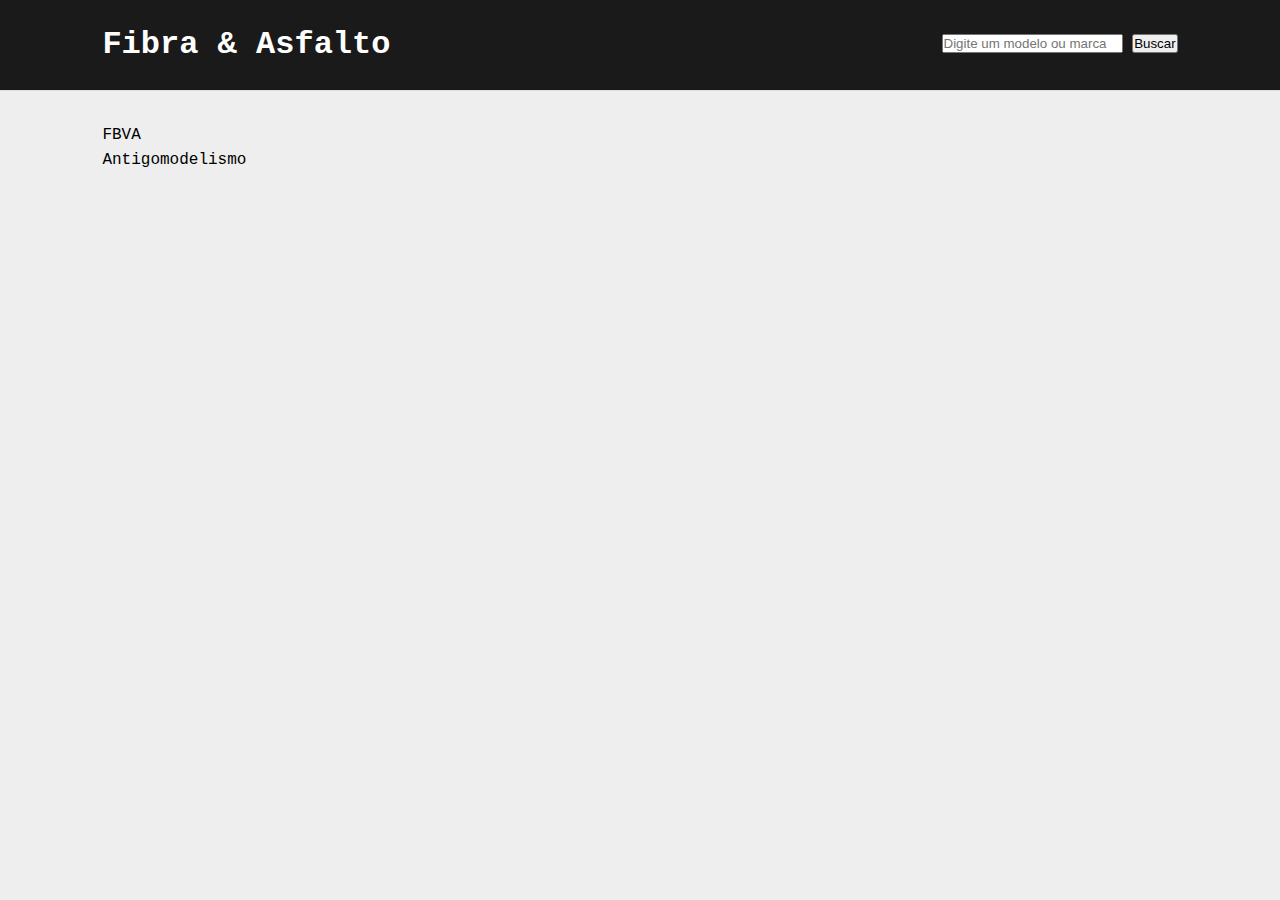
<file: index.html>
<!DOCTYPE html>
<html lang="pt-br">
<head>
    <meta charset="UTF-8">
    <meta name="viewport" content="width=device-width, initial-scale=1.0">
    <link rel="stylesheet" href="style.css">
    <title>Fibra & Asfalto</title>
</head>
<body>
    <header>
        <h1>Fibra & Asfalto</h1>
        <div>
            <input type="text" id="input-busca" placeholder="Digite um modelo ou marca">
            <button id="botao-busca" onclick="buscar()">Buscar</button>
        </div>
    </header>

    <main>
        <section class="card-conteiner">
            <!-- <article class="card">
                <h2>Chevrolet Opala</h2>
                <p>O grande ícone da Stock Car Brasil por décadas, notável pela robustez e o lendário motor 6 cilindros 4.1.</p>
                <p>1968</p>
                <a href="https://pt.wikipedia.org/wiki/Chevrolet_Opala" target="_blank">Saiba mais</a>
            </article> -->

            <!-- <article class="card">
                <h2>Willys Interlagos</h2>
                <p>Foi o primeiro carro esportivo fabricado no Brasil, uma versão licenciada do Alpine A108, feito especificamente para competições.</p>
                <p>1962</p>
                <a href="https://pt.wikipedia.org/wiki/Willys_Interlagos" target="_blank">Saiba mais</a>
            </article>     -->
        </section>
    </main>

    <footer class="footer">
        <ul class="footer-links">
            <li>
                <a href="https://www.fbva.com.br/">FBVA</a>
            </li>
            <li>
                <a href="https://www.antigomodelismo.com.br/">Antigomodelismo</a>
            </li>
        </ul>
    </footer>
    <script src="script.js"></script>
</body>
</html>
</file>
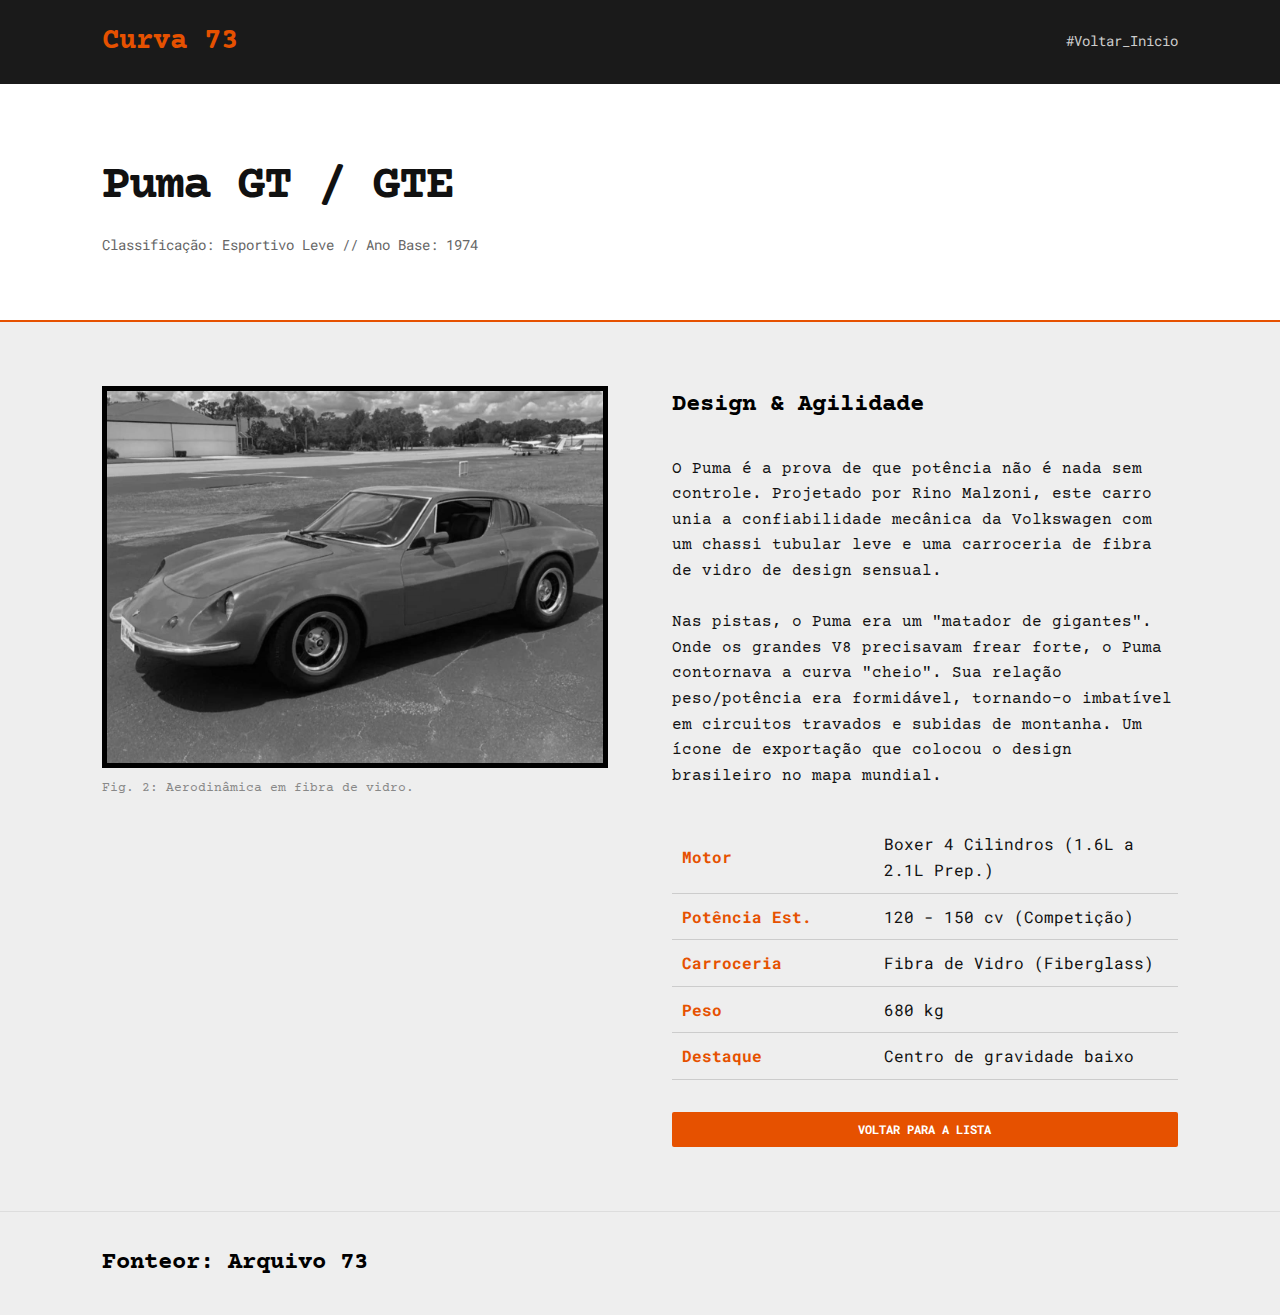
<file: detalhes-puma.html>
<!DOCTYPE html>
<html lang="pt-br">
<head>
    <meta charset="UTF-8">
    <meta name="viewport" content="width=device-width, initial-scale=1.0">
    <title>Detalhes: Puma GT | Curva 73</title>
    <link href="https://fonts.googleapis.com/css2?family=Courier+Prime:wght@400;700&family=Roboto+Mono:wght@300;400;700&display=swap" rel="stylesheet">
    <link rel="stylesheet" href="style.css">
    
    <style>
        .detail-header { padding: 4rem var(--spacing-container); background: #fff; border-bottom: 2px solid var(--color-accent); }
        .detail-title { font-size: 3rem; margin-bottom: 0.5rem; letter-spacing: -2px; }
        .detail-meta { font-family: var(--font-sans); color: #666; font-size: 0.9rem; }
        .detail-content { display: flex; flex-wrap: wrap; gap: 4rem; padding: 4rem var(--spacing-container); }
        .detail-img { flex: 1; min-width: 300px; }
        .detail-img img { border: 5px solid #000; filter: grayscale(100%); transition: filter 0.5s; }
        .detail-img img:hover { filter: grayscale(0%); }
        .detail-info { flex: 1; min-width: 300px; }
        .specs-table { width: 100%; border-collapse: collapse; margin: 2rem 0; font-family: var(--font-sans); }
        .specs-table td { padding: 10px; border-bottom: 1px solid #ccc; }
        .specs-table td:first-child { font-weight: bold; width: 40%; color: var(--color-accent); }
    </style>
</head>
<body>

    <header>
        <div class="logo">Curva <span class="orange-text">73</span></div>
        <nav><ul><li><a href="index.html">#Voltar_Inicio</a></li></ul></nav>
    </header>

    <section class="detail-header">
        <h1 class="detail-title">Puma GT / GTE</h1>
        <p class="detail-meta">Classificação: Esportivo Leve // Ano Base: 1974</p>
    </section>

    <section class="detail-content">
        <div class="detail-img">
            <img src="img/pumta-gt-ima.jpg" alt="Puma GT">
            <p style="margin-top:10px; font-size:0.8rem; color:#888;">Fig. 2: Aerodinâmica em fibra de vidro.</p>
        </div>

        <div class="detail-info">
            <h2 class="section-title">Design & Agilidade</h2>
            <p>O Puma é a prova de que potência não é nada sem controle. Projetado por Rino Malzoni, este carro unia a confiabilidade mecânica da Volkswagen com um chassi tubular leve e uma carroceria de fibra de vidro de design sensual.</p>
            <br>
            <p>Nas pistas, o Puma era um "matador de gigantes". Onde os grandes V8 precisavam frear forte, o Puma contornava a curva "cheio". Sua relação peso/potência era formidável, tornando-o imbatível em circuitos travados e subidas de montanha. Um ícone de exportação que colocou o design brasileiro no mapa mundial.</p>

            <table class="specs-table">
                <tr><td>Motor</td><td>Boxer 4 Cilindros (1.6L a 2.1L Prep.)</td></tr>
                <tr><td>Potência Est.</td><td>120 - 150 cv (Competição)</td></tr>
                <tr><td>Carroceria</td><td>Fibra de Vidro (Fiberglass)</td></tr>
                <tr><td>Peso</td><td>680 kg</td></tr>
                <tr><td>Destaque</td><td>Centro de gravidade baixo</td></tr>
            </table>

            <a href="index.html" class="btn">Voltar para a Lista</a>
        </div>
    </section>

    <footer><h2 class="footer-title">Fonteor: Arquivo 73</h2></footer>
</body>
</html>
</file>
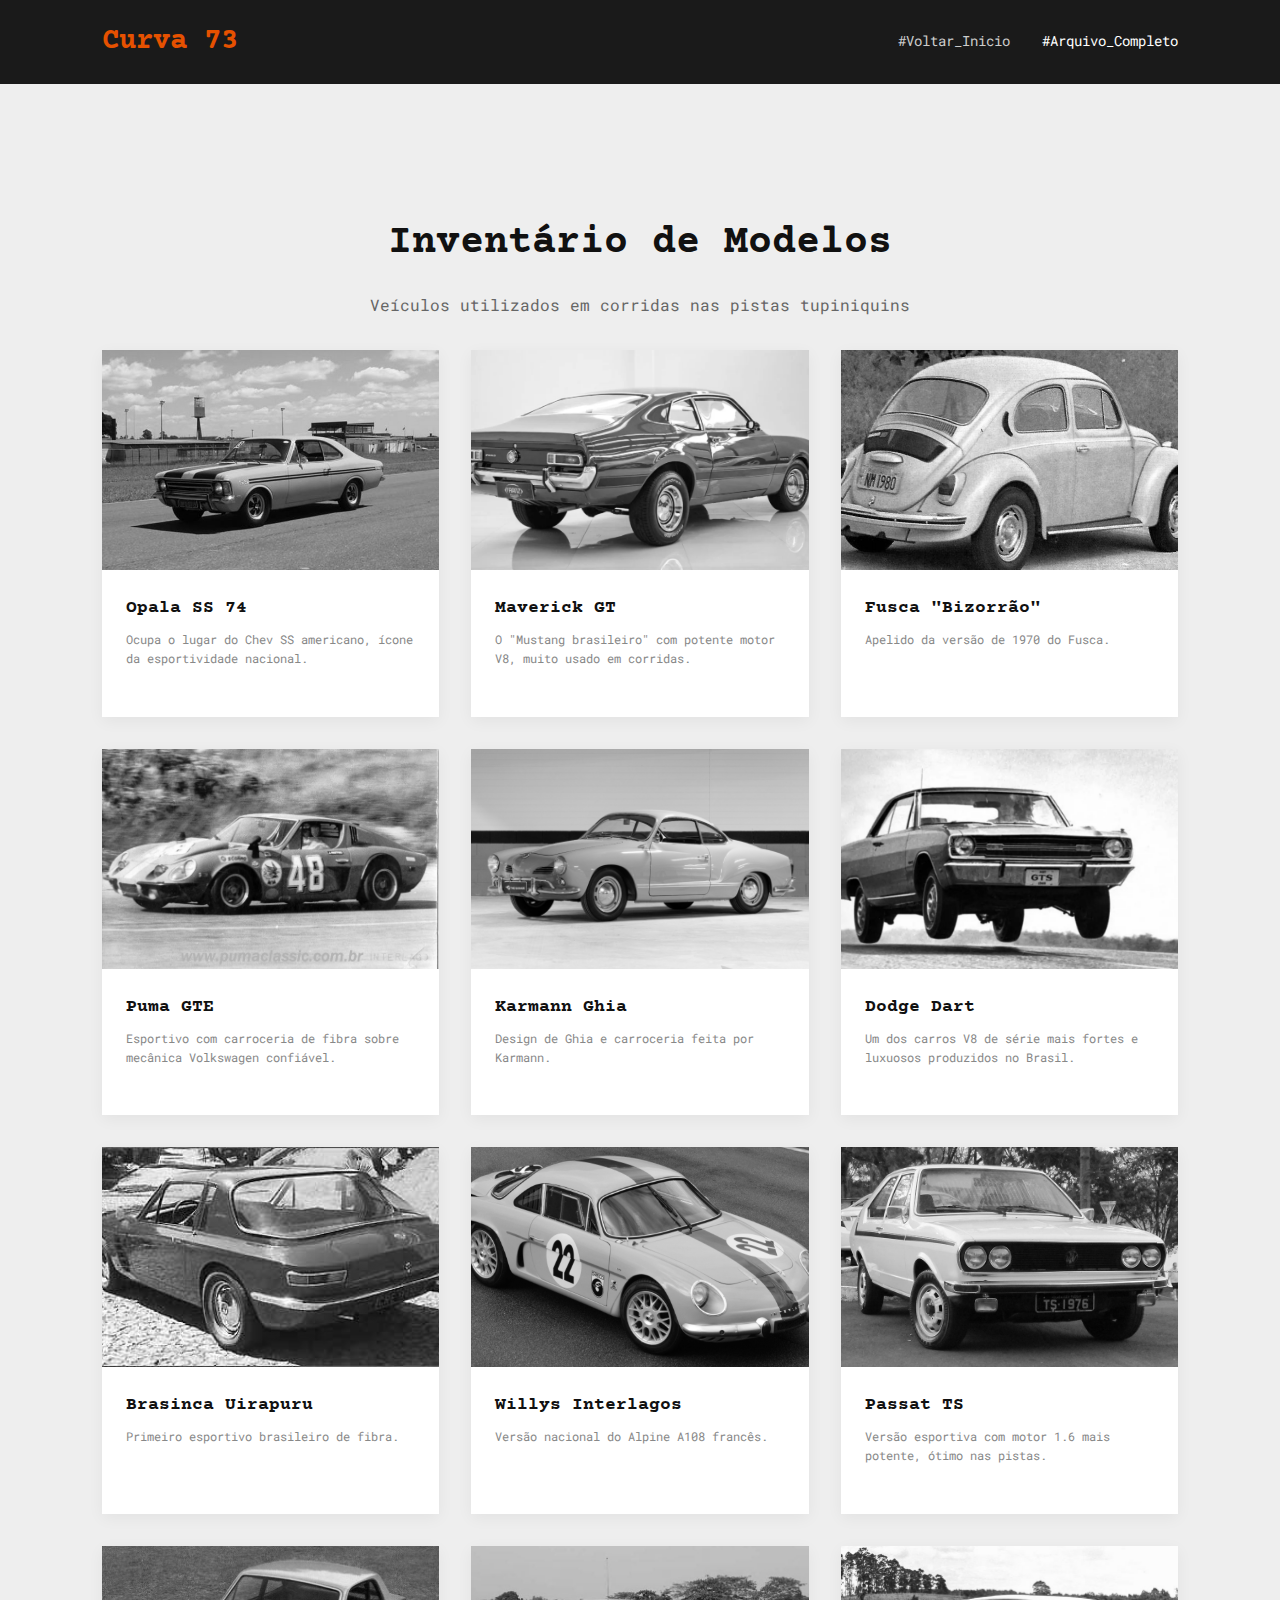
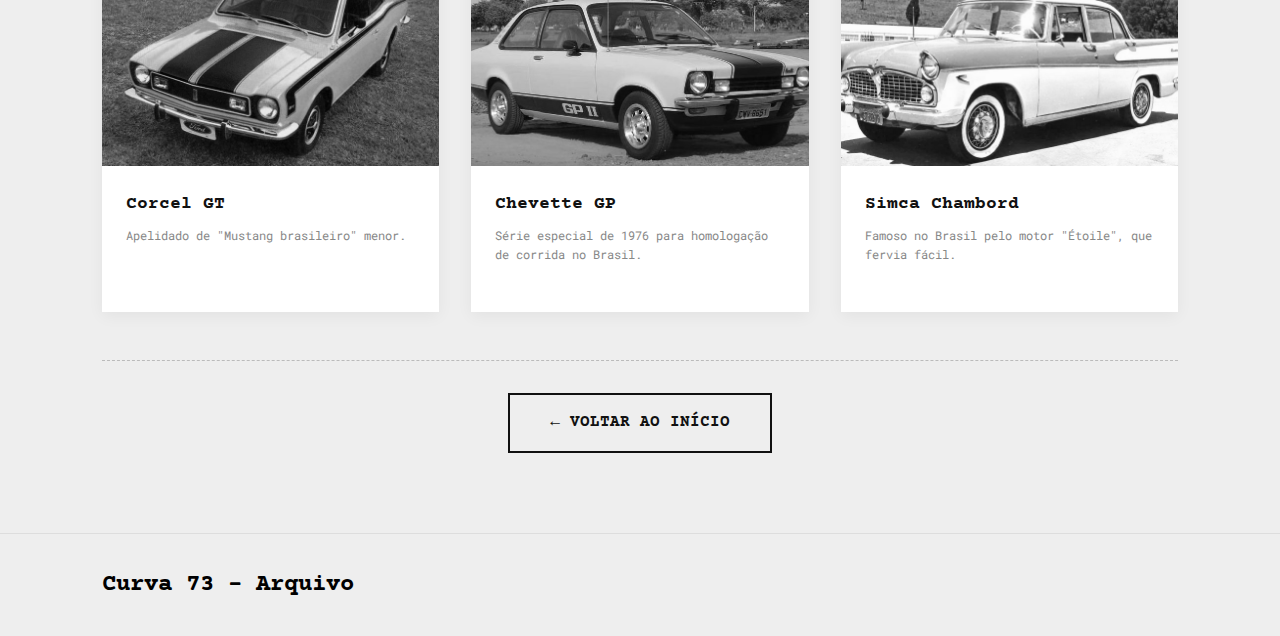
<file: todos-modelos.html>
<!DOCTYPE html>
<html lang="pt-br">
<head>
    <meta charset="UTF-8">
    <meta name="viewport" content="width=device-width, initial-scale=1.0">
    <title>Arquivo Completo | Curva 73</title>
    
    <!-- Mesmas Fontes -->
    <link rel="preconnect" href="https://fonts.googleapis.com">
    <link rel="preconnect" href="https://fonts.gstatic.com" crossorigin>
    <link href="https://fonts.googleapis.com/css2?family=Courier+Prime:wght@400;700&family=Roboto+Mono:wght@300;400;700&display=swap" rel="stylesheet">

    <!-- Mesmo CSS -->
    <link rel="stylesheet" href="style.css">
</head>
<body>

    <!-- HEADER -->
    <header>
        <div class="logo">
            Curva <span class="orange-text">73</span>
        </div>
        <nav>
            <ul>
                <!-- CORREÇÃO AQUI: Apontando para index.html -->
                <li><a href="index.html">#Voltar_Inicio</a></li>
                <li><a href="#" style="color: #fff;">#Arquivo_Completo</a></li>
            </ul>
        </nav>
        <div class="mobile-menu-icon">&#9776;</div>
    </header>

    <!-- TÍTULO DA PÁGINA -->
    <section class="full-grid-header">
        <h1 style="font-size: 2.5rem; margin-bottom: 1rem;">Inventário de Modelos</h1>
        <p style="font-family: var(--font-sans); color: #666;">Veículos utilizados em corridas nas pistas tupiniquins</p>
    </section>

    <!-- GRADE DE 12 CARROS -->
    <section class="models" style="padding-top: 0;">
        <div class="grid-container">

            <!-- Carro 1 -->
            <article class="card">
                <div class="card-image"><img src="img/chevrolet-opala-ima.jpg" alt="Opala SS"></div>
                <div class="card-content"><h3>Opala SS 74</h3><p class="code-ref">Ocupa o lugar do Chev SS americano, ícone da esportividade nacional.</p></div>
            </article>

            <!-- Carro 2 -->
            <article class="card">
                <div class="card-image"><img src="img/maverick-ima.png" alt="Maverick GT"></div>
                <div class="card-content"><h3>Maverick GT</h3><p class="code-ref">O "Mustang brasileiro" com potente motor V8, muito usado em corridas.</p></div>
            </article>

            <!-- Carro 3 -->
            <article class="card">
                <div class="card-image"><img src="img/fusca-bizorrao-ima.jpg" alt="Fusca 1600"></div>
                <div class="card-content"><h3>Fusca "Bizorrão"</h3><p class="code-ref">Apelido da versão de 1970 do Fusca.</p></div>
            </article>

            <!-- Carro 4 -->
            <article class="card">
                <div class="card-image"><img src="img/puma-gte-ima.jpg" alt="Puma GTE"></div>
                <div class="card-content"><h3>Puma GTE</h3><p class="code-ref">Esportivo com carroceria de fibra sobre mecânica Volkswagen confiável.</p></div>
            </article>

            <!-- Carro 5 -->
            <article class="card">
                <div class="card-image"><img src="img/karmann-guia-ima.png" alt="Karmann Ghia"></div>
                <div class="card-content"><h3>Karmann Ghia</h3><p class="code-ref">Design de Ghia e carroceria feita por Karmann.</p></div>
            </article>

            <!-- Carro 6 -->
            <article class="card">
                <div class="card-image"><img src="img/dodge-dart-ima.png" alt="Dodge Dart"></div>
                <div class="card-content"><h3>Dodge Dart</h3><p class="code-ref">Um dos carros V8 de série mais fortes e luxuosos produzidos no Brasil.</p></div>
            </article>

            <!-- Carro 7 -->
            <article class="card">
                <div class="card-image"><img src="img/brasinca-ima.jpeg" alt="Brasinca Uirapuru"></div>
                <div class="card-content"><h3>Brasinca Uirapuru</h3><p class="code-ref">Primeiro esportivo brasileiro de fibra.</p></div>
            </article>

            <!-- Carro 8 -->
            <article class="card">
                <div class="card-image"><img src="img/willys-ima.png" alt="Interlagos Alpine"></div>
                <div class="card-content"><h3>Willys Interlagos</h3><p class="code-ref">Versão nacional do Alpine A108 francês.</p></div>
            </article>

            <!-- Carro 9 -->
            <article class="card">
                <div class="card-image"><img src="img/passat-ts-ima.jpg" alt="Passat TS"></div>
                <div class="card-content"><h3>Passat TS</h3><p class="code-ref">Versão esportiva com motor 1.6 mais potente, ótimo nas pistas.</p></div>
            </article>

            <!-- Carro 10 -->
            <article class="card">
                <div class="card-image"><img src="img/corcel-gt-ima.jpg" alt="Corcel GT"></div>
                <div class="card-content"><h3>Corcel GT</h3><p class="code-ref">Apelidado de "Mustang brasileiro" menor.</p></div>
            </article>

            <!-- Carro 11 -->
            <article class="card">
                <div class="card-image"><img src="img/chevette-ima.jpg" alt="Chevette GP"></div>
                <div class="card-content"><h3>Chevette GP</h3><p class="code-ref">Série especial de 1976 para homologação de corrida no Brasil.</p></div>
            </article>

            <!-- Carro 12 -->
            <article class="card">
                <div class="card-image"><img src="img/simca-ima.jpg" alt="Simca Chambord"></div>
                <div class="card-content"><h3>Simca Chambord</h3><p class="code-ref">Famoso no Brasil pelo motor "Étoile", que fervia fácil.</p></div>
            </article>

        </div>
        
        <div class="view-all-container">
            <!-- CORREÇÃO AQUI: Apontando para index.html -->
            <a href="index.html" class="btn-outline">&larr; Voltar ao Início</a>
        </div>
    </section>

    <!-- FOOTER -->
    <footer>
        <h2 class="footer-title">Curva 73 - Arquivo</h2>
    </footer>
    
    <script src="script.js"></script>
</body>
</html>
</file>
<file: style.css>
/* =========================================
   CURVA 73 - ESTILO ARCHIVAL / BRUTALIST
   ========================================= */

/* --- 1. VARIÁVEIS E CORES --- */
:root {
    /* Nova Paleta baseada na imagem */
    --color-bg: #EEEEEE;          /* Cinza Claro Frio */
    --color-header: #1A1A1A;      /* Preto quase total */
    --color-text: #111111;        /* Preto Texto */
    --color-accent: #E65100;      /* Laranja Internacional / Safety Orange */
    --color-card-bg: #FFFFFF;     /* Branco Puro */
    
    /* Tipografia Técnica / Máquina de Escrever */
    --font-mono: 'Courier Prime', 'Courier New', monospace;
    --font-sans: 'Roboto Mono', monospace; /* Para menus e detalhes */
    
    --spacing-container: 8%;
}

/* --- 2. RESET --- */
* {
    margin: 0;
    padding: 0;
    box-sizing: border-box;
}

body {
    background-color: var(--color-bg);
    color: var(--color-text);
    font-family: var(--font-mono); /* Fonte padrão agora é monoespaçada */
    line-height: 1.6;
}

a { text-decoration: none; color: inherit; }
ul { list-style: none; }
img { width: 100%; display: block; }

/* --- 3. HEADER --- */
header {
    background-color: var(--color-header);
    color: #fff;
    padding: 1.2rem var(--spacing-container);
    display: flex;
    justify-content: space-between;
    align-items: center;
    border-bottom: none;
}

.logo {
    font-family: var(--font-mono);
    font-size: 1.8rem;
    font-weight: 700;
    color: var(--color-accent); /* Laranja */
}

.logo span { color: var(--color-accent); border: none; } /* Remove o círculo do design anterior */

nav ul { display: flex; gap: 2rem; }

nav a {
    font-family: var(--font-sans);
    font-size: 0.9rem;
    color: #ccc;
    font-weight: 400;
    transition: color 0.3s;
}

nav a:hover { color: #fff; }

.mobile-menu-icon { display: none; color: #fff; font-size: 1.5rem; cursor: pointer; }

/* --- 4. HERO TEXT ONLY --- */
.hero-text-only {
    padding: 6rem 0 4rem;
    text-align: center;
    background-color: var(--color-bg);
}

.hero-text-only h1 {
    font-size: 3.5rem;
    font-weight: 700;
    margin-bottom: 1rem;
    letter-spacing: -1px;
}

.hero-text-only .subtitle {
    font-family: var(--font-mono);
    font-size: 1.4rem;
    color: #333;
    margin-bottom: 2rem;
}

.meta-data {
    display: block;
    font-size: 0.75rem;
    color: #777;
    font-family: var(--font-sans);
    text-transform: uppercase;
    letter-spacing: 1px;
}

/* --- 5. SEÇÃO GERAL E TÍTULOS --- */
.section-title {
    font-family: var(--font-mono);
    font-size: 1.5rem;
    color: #000;
    margin-bottom: 2rem;
    text-transform: capitalize;
    border-bottom: none; /* Remove linha do design anterior */
    text-align: left; /* Alinha à esquerda conforme imagem */
}

/* --- 6. MODELOS (GRID) --- */
.models {
    padding: 2rem var(--spacing-container) 5rem;
}

.grid-container {
    display: grid;
    grid-template-columns: repeat(auto-fit, minmax(300px, 1fr));
    gap: 2rem;
}

.card {
    background: var(--color-card-bg);
    border: none;
    box-shadow: 0 4px 15px rgba(0,0,0,0.05); /* Sombra muito suave e moderna */
    transition: transform 0.3s ease;
}

.card:hover { transform: translateY(-5px); }

.card-image {
    height: 220px;
    overflow: hidden;
    background-color: #ddd; /* Placeholder cinza */
}

.card-image img {
    width: 100%;
    height: 100%;
    object-fit: cover;
    filter: grayscale(100%); /* Preto e branco para combinar com o tema */
    transition: filter 0.3s;
}

.card:hover .card-image img { filter: grayscale(0%); }

.card-content {
    padding: 1.5rem;
    text-align: left;
}

.card-content h3 {
    font-size: 1.1rem;
    margin-bottom: 0.5rem;
    font-weight: 700;
}

.code-ref {
    font-size: 0.75rem;
    color: #888;
    font-family: var(--font-sans);
    margin-bottom: 1.5rem;
    display: block;
}

/* Botão Laranja Retangular */
.btn {
    display: inline-block;
    padding: 8px 20px;
    background-color: var(--color-accent);
    color: #fff;
    font-family: var(--font-sans);
    font-size: 0.75rem;
    font-weight: 700;
    border: none;
    border-radius: 2px;
    cursor: pointer;
    text-transform: uppercase;
    width: 100%; /* Botão ocupa largura total no card novo */
    text-align: center;
}

.btn:hover { background-color: #d84b00; }

/* --- 7. HISTÓRIA (BANNER ESCURO - CORRIGIDO) --- */
.history-banner {
    padding: 0 var(--spacing-container) 5rem;
}

.banner-content {
    position: relative; /* Essencial para o overlay funcionar */
    width: 100%;
    height: auto; /* Altura ajustável ao texto */
    min-height: 600px; 
    background-image: url('https://images.unsplash.com/photo-1596825205481-858b7dd273d4?q=80&w=1920&auto=format&fit=crop');
    background-size: cover;
    background-position: center;
    display: flex;
    align-items: center;
    justify-content: center;
    text-align: center;
    color: #fff;
    padding: 5rem 0; /* Espaço interno para o texto não colar nas bordas */
}

/* ESTA É A PARTE QUE ESTAVA FALTANDO: A CAMADA ESCURA */
.banner-content::before {
    content: '';
    position: absolute;
    top: 0;
    left: 0;
    width: 100%;
    height: 100%;
    background: rgba(0, 0, 0, 0.85); /* Fundo preto com 85% de opacidade */
    z-index: 1;
}

.overlay-text {
    position: relative;
    z-index: 2; /* Garante que o texto fique ACIMA do fundo escuro */
    max-width: 900px;
    padding: 20px;
}

.overlay-text h2 {
    font-family: var(--font-mono);
    font-size: 2rem;
    margin-bottom: 2rem;
    letter-spacing: 1px;
    text-transform: uppercase;
}

.overlay-text p {
    font-family: var(--font-sans);
    font-size: 1rem;
    color: #ddd; /* Cinza claro para bom contraste */
    margin-bottom: 1.5rem;
    line-height: 1.8;
    text-align: justify; /* Texto justificado */
}

.link-orange {
    display: inline-block;
    margin-top: 1rem;
    color: var(--color-accent);
    font-weight: 700;
    font-family: var(--font-sans);
    border-bottom: 1px solid var(--color-accent);
    padding-bottom: 2px;
    transition: all 0.3s;
}

.link-orange:hover {
    color: #fff;
    border-color: #fff;
}

/* --- 8. FOOTER --- */
footer {
    background-color: var(--color-bg); /* Mesmo tom do fundo */
    padding: 2rem var(--spacing-container);
    border-top: 1px solid #ddd;
    color: #000;
    text-align: left;
}

.footer-title {
    font-family: var(--font-mono);
    font-size: 1.5rem;
}

/* --- 9. RESPONSIVIDADE --- */
@media (max-width: 768px) {
    .hero-text-only h1 { font-size: 2.2rem; }
    .hero-text-only .subtitle { font-size: 1rem; }
    nav { display: none; }
    .mobile-menu-icon { display: block; }
    .banner-content { height: auto; padding: 4rem 1rem; }
    .overlay-text h2 { font-size: 1.5rem; }
}

/* --- ADIÇÃO: BOTÃO VER TODOS --- */
.view-all-container {
    text-align: center;
    margin-top: 3rem;
    padding-top: 2rem;
    border-top: 1px dashed #bbb; /* Linha pontilhada estilo recorte */
}

.btn-outline {
    display: inline-block;
    padding: 15px 40px;
    background-color: transparent;
    color: var(--color-text);
    border: 2px solid var(--color-text);
    font-family: var(--font-mono);
    font-weight: 700;
    text-transform: uppercase;
    cursor: pointer;
    transition: all 0.3s ease;
}

.btn-outline:hover {
    background-color: var(--color-text);
    color: #fff;
    letter-spacing: 1px;
}

/* Ajuste para a página de todos os modelos */
.full-grid-header {
    padding: 8rem var(--spacing-container) 2rem;
    text-align: center;
}
</file>
